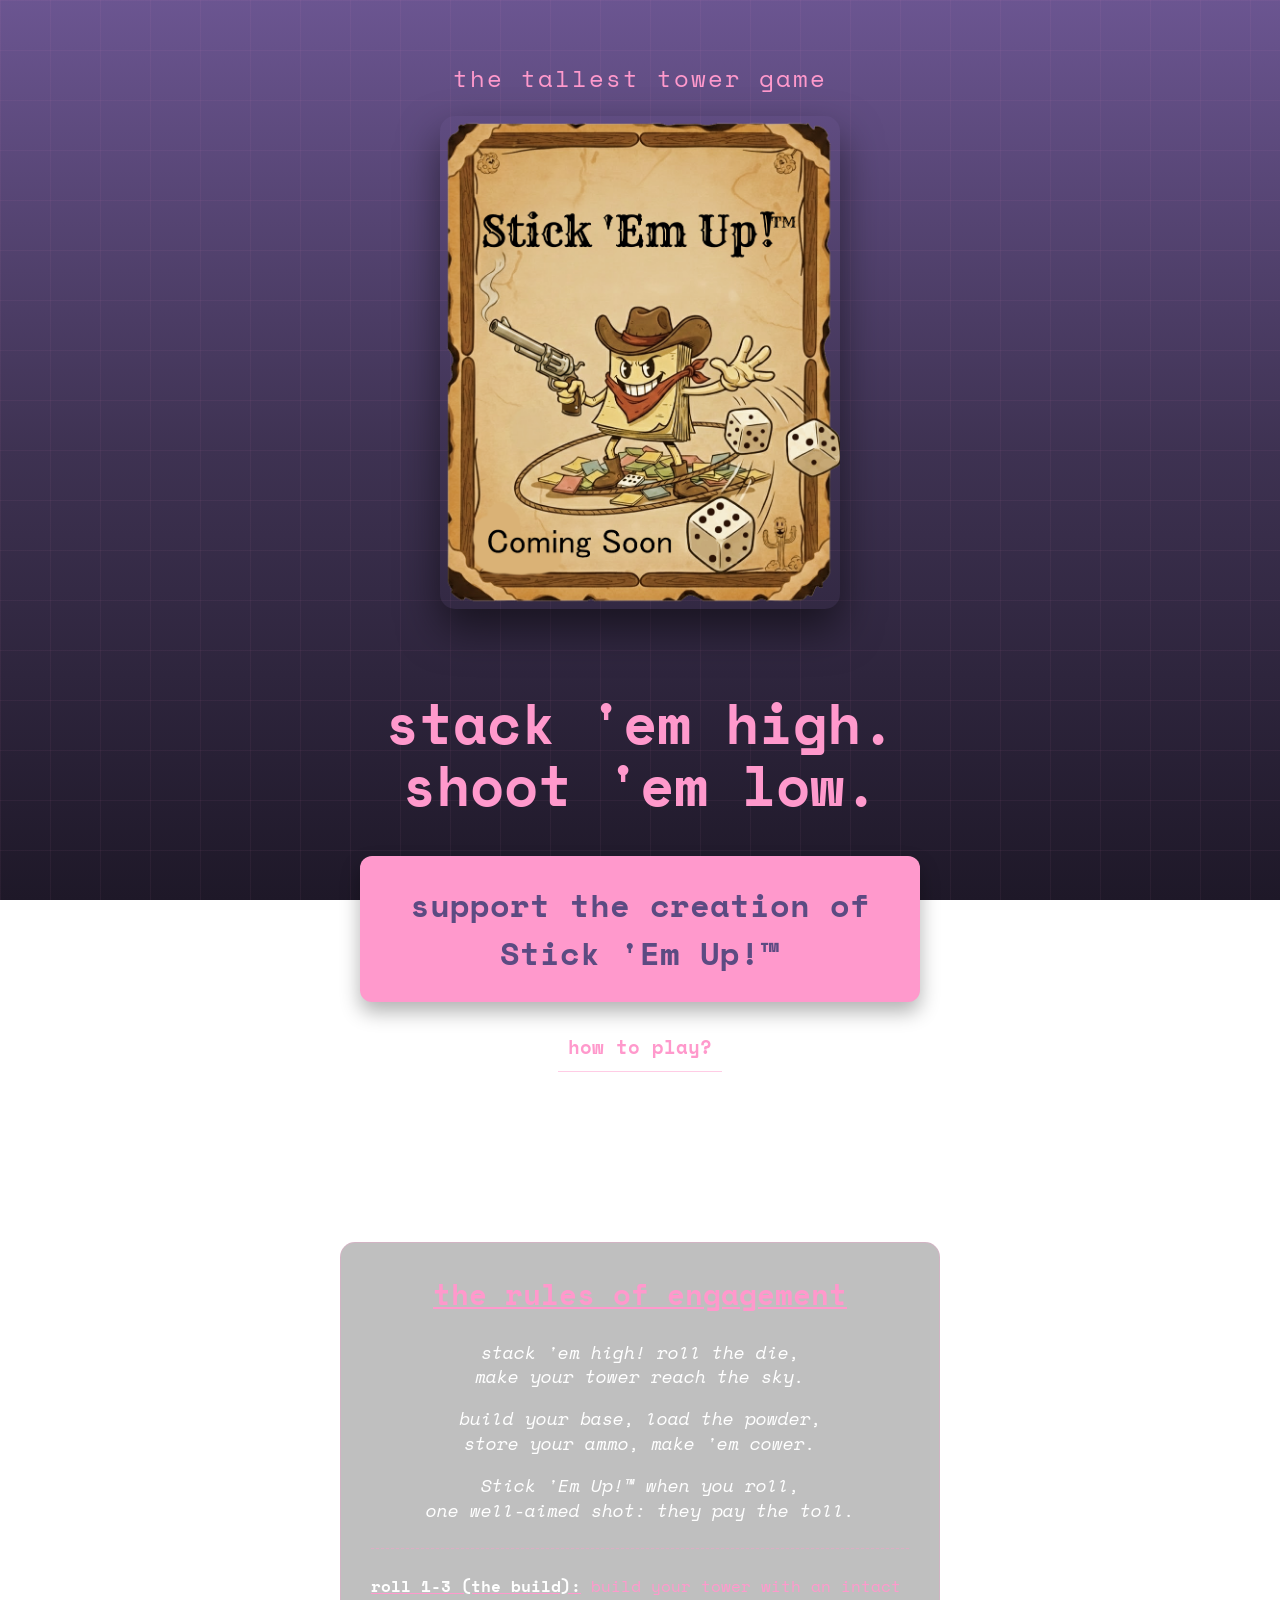
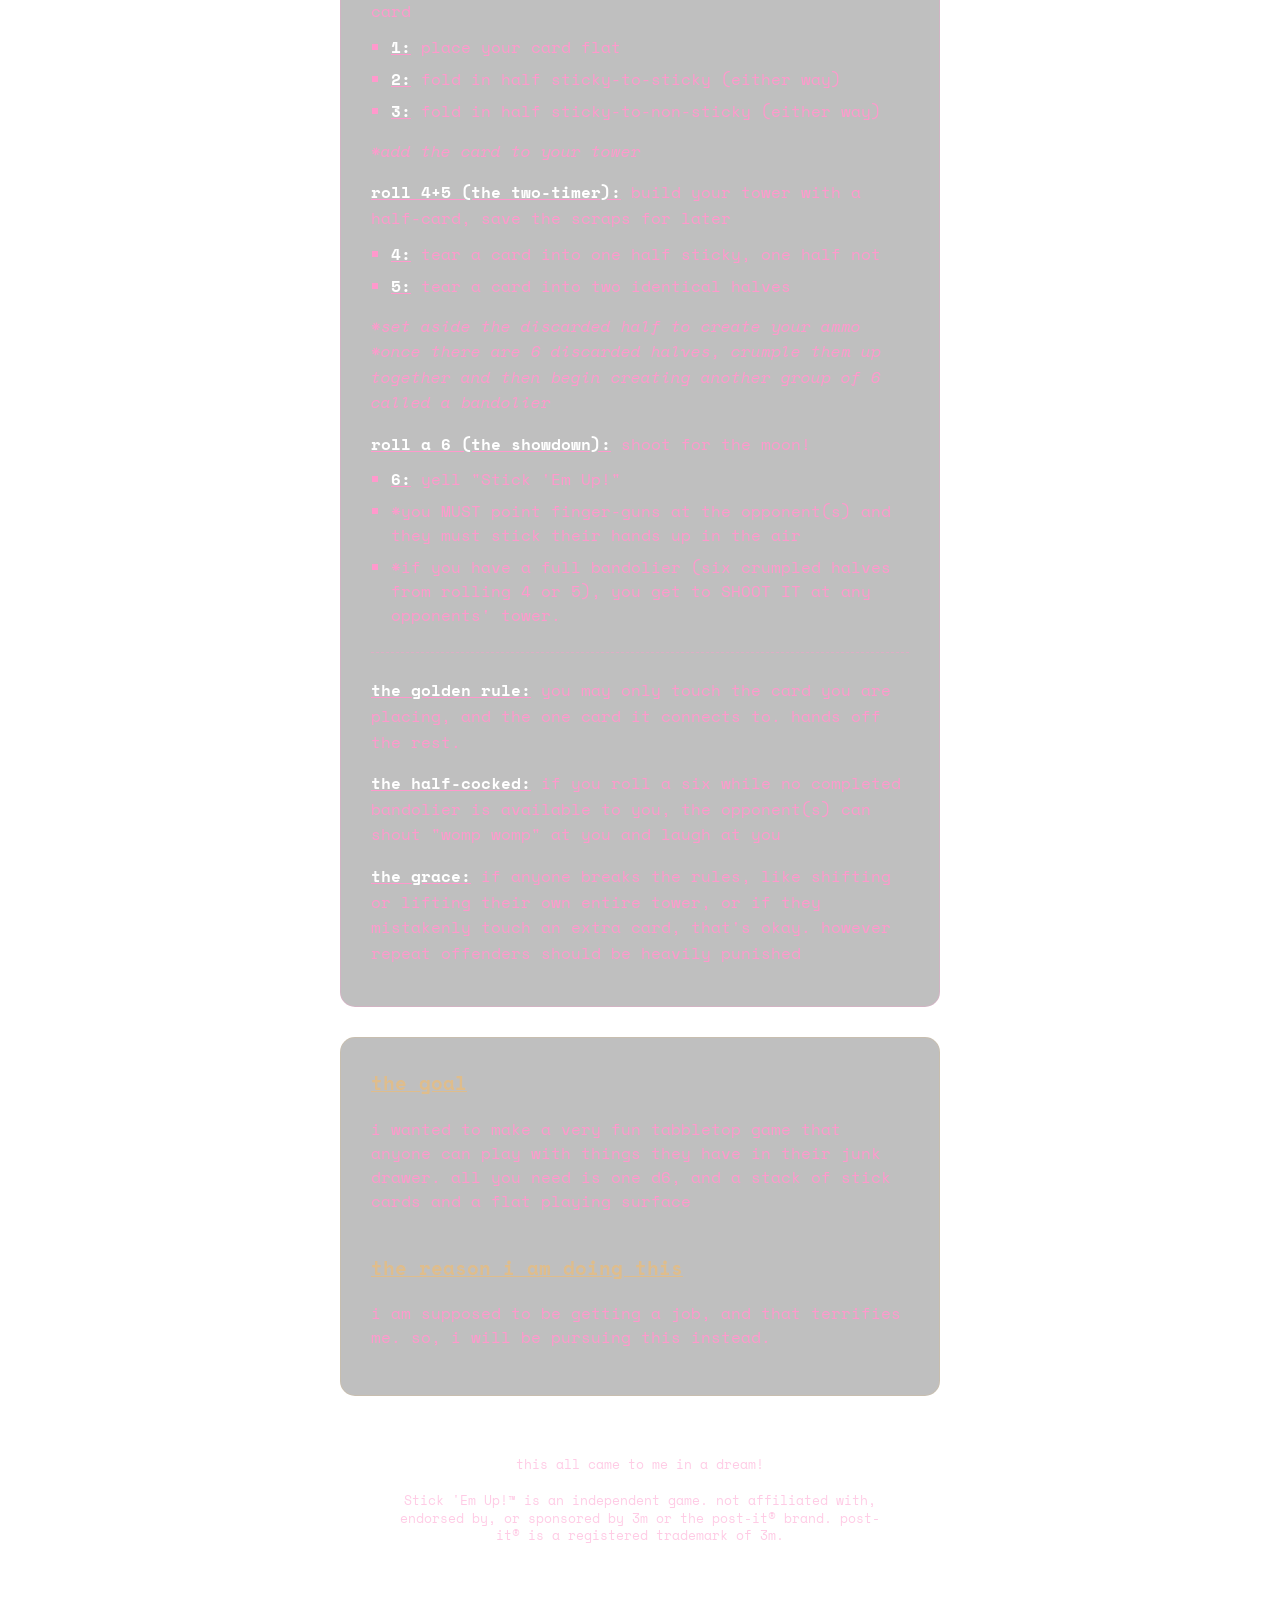
<file: index.html>
<!DOCTYPE html>
<html lang="en">
<head>
    <meta charset="UTF-8">
    <meta name="viewport" content="width=device-width, initial-scale=1.0">
    <title>Stick 'Em Up!™</title>
    
    <link rel="icon" type="image/png" href="favicon3.png?v=2">
    
    <meta property="og:title" content="Stick 'Em Up!™">
    <meta property="og:description" content="stack 'em high. shoot 'em low. support the $1,000 build.">
    <meta property="og:image" content="https://stick-em-up-game.com/22222222222.png">
    <meta property="og:url" content="https://stick-em-up-game.com">
    <meta name="twitter:card" content="summary_large_image">
    <meta name="twitter:image" content="https://stick-em-up-game.com/22222222222.png">

    <link href="https://fonts.googleapis.com/css2?family=Space+Mono:wght@400;700&display=swap" rel="stylesheet">
    <style>
        /* Smooth scrolling behavior for the anchor link */
        html { scroll-behavior: smooth; }
        
        body {
            /* Layering the grid ON TOP of the dark gradient */
            background: 
                linear-gradient(rgba(255, 153, 204, 0.05) 1px, transparent 1px),
                linear-gradient(90deg, rgba(255, 153, 204, 0.05) 1px, transparent 1px),
                linear-gradient(180deg, #6b5591 0%, #3e3252 50%, #1e1828 100%);
            background-size: 50px 50px, 50px 50px, 100% 100%;
            background-attachment: fixed; /* Keeps the background in place while scrolling */
            
            color: #ff99cc;
            font-family: 'Space Mono', monospace;
            margin: 0;
            padding: 0;
            text-align: center;
        }
        
        /* FIXED GAP: Top section gets min-height, bottom section just hugs the content */
        .page-section {
            display: flex;
            flex-direction: column;
            align-items: center;
            width: 100%;
            padding: 60px 20px;
            box-sizing: border-box;
            background: transparent; 
        }
        
        .page-section:first-of-type {
            min-height: 90vh;
            justify-content: center;
        }

        .container { max-width: 600px; width: 100%; position: relative; z-index: 1; }
        
        .tagline { font-size: 1.5rem; letter-spacing: 2px; margin-bottom: 20px; text-transform: lowercase; }
        .poster { max-width: 400px; width: 90%; border-radius: 15px; box-shadow: 0 20px 40px rgba(0,0,0,0.5); margin-bottom: 40px; }
        
        h1 { font-size: clamp(2rem, 8vw, 3.5rem); line-height: 1.1; margin-bottom: 40px; text-transform: lowercase; }
        
        .look-down {
            color: #ff99cc;
            padding: 10px;
            font-size: 1.2rem;
            text-decoration: none; 
            font-weight: bold;
            text-transform: lowercase;
            border-bottom: 1px solid rgba(255, 153, 204, 0.5);
            margin-top: 20px;
            display: inline-block;
        }

        .donate-btn {
            background-color: #ff99cc;
            color: #5c4b82;
            padding: 25px 50px;
            border-radius: 12px;
            font-size: 2rem;
            text-decoration: none;
            font-weight: bold;
            text-transform: lowercase;
            box-shadow: 0 10px 20px rgba(0,0,0,0.3);
            display: inline-block;
            transition: transform 0.2s ease;
        }
        .donate-btn:hover { transform: scale(1.05); }

        .rules-box, .creator-note {
            background: rgba(0, 0, 0, 0.25);
            border-radius: 15px;
            padding: 30px;
            text-align: left;
            margin-top: 50px; 
            margin-bottom: 30px;
            border: 1px solid rgba(255, 153, 204, 0.3);
            backdrop-filter: blur(5px); 
        }

        .creator-note {
            margin-top: 20px;
            border-color: rgba(223, 189, 140, 0.3); /* Subtle parchment tint */
        }

        .rules-box h2 { margin-top: 0; text-align: center; font-size: 1.8rem; text-decoration: underline; margin-bottom: 25px; }
        .creator-note h3 { color: #DFBD8C; font-size: 1.2rem; margin-top: 0; text-transform: lowercase; text-decoration: underline; }
        
        .rhyme-rules { margin-bottom: 25px; }
        .rhyme-rules p { text-align: center; font-size: 1.1rem; font-style: italic; margin-bottom: 15px; color: #fff; line-height: 1.4; }
        
        .rule-divider { border: 0; border-top: 1px dashed rgba(255, 153, 204, 0.5); margin: 25px 0; }
        
        .dice-rules p { margin-bottom: 10px; font-size: 1rem; line-height: 1.6; }
        .dice-rules ul { margin-top: 0; margin-bottom: 15px; padding-left: 20px; }
        .dice-rules li { margin-bottom: 8px; list-style-type: square; }
        .dice-rules strong { color: #fff; text-decoration: underline; text-decoration-color: #ff99cc; }
        
        .legal { font-size: 0.8rem; opacity: 0.5; max-width: 500px; margin: 60px auto 40px auto; line-height: 1.4; }
    </style>
</head>
<body>

    <div class="page-section">
        <div class="container">
            <div class="tagline">the tallest tower game</div>
            <img src="22222222222.png" alt="Stick 'Em Up!" class="poster">
            <h1>stack 'em high.<br>shoot 'em low.</h1>
            
            <a href="https://ko-fi.com/stickemupgame" target="_blank" class="donate-btn">
                support the creation of<br>
                <span style="text-transform: none;">Stick 'Em Up!™</span>
            </a>
            <br>
            <a href="#the-rules" class="look-down">how to play?</a>
        </div>
    </div>

    <div id="the-rules" class="page-section">
        <div class="container">
            
            <div class="rules-box">
                <h2>the rules of engagement</h2>
                
                <div class="rhyme-rules">
                    <p>stack 'em high! roll the die,<br>make your tower reach the sky.</p>
                    <p>build your base, load the powder,<br>store your ammo, make 'em cower.</p>
                    <p>Stick 'Em Up!™ when you roll,<br>one well-aimed shot: they pay the toll.</p>
                </div>

                <hr class="rule-divider">

                <div class="dice-rules">
                    <p><strong>roll 1-3 (the build):</strong> build your tower with an intact card</p>
                    <ul>
                        <li><strong>1:</strong> place your card flat</li>
                        <li><strong>2:</strong> fold in half sticky-to-sticky (either way)</li>
                        <li><strong>3:</strong> fold in half sticky-to-non-sticky (either way)</li>
                    </ul>
                    <p><em>*add the card to your tower</em></p>

                    <p><strong>roll 4+5 (the two-timer):</strong> build your tower with a half-card, save the scraps for later</p>
                    <ul>
                        <li><strong>4:</strong> tear a card into one half sticky, one half not</li>
                        <li><strong>5:</strong> tear a card into two identical halves</li>
                    </ul>
                    <p><em>*set aside the discarded half to create your ammo</em><br>
                    <em>*once there are 6 discarded halves, crumple them up together and then begin creating another group of 6 called a bandolier</em></p>

                    <p><strong>roll a 6 (the showdown):</strong> shoot for the moon!</p>
                    <ul>
                        <li><strong>6:</strong> yell "Stick 'Em Up!"</li>
                        <li>*you MUST point finger-guns at the opponent(s) and they must stick their hands up in the air</li>
                        <li>*if you have a full bandolier (six crumpled halves from rolling 4 or 5), you get to SHOOT IT at any opponents' tower.</li>
                    </ul>
                    
                    <hr class="rule-divider">
                    
                    <p><strong>the golden rule:</strong> you may only touch the card you are placing, and the one card it connects to. hands off the rest.</p>
                    <p><strong>the half-cocked:</strong> if you roll a six while no completed bandolier is available to you, the opponent(s) can shout "womp womp" at you and laugh at you</p>
                    <p><strong>the grace:</strong> if anyone breaks the rules, like shifting or lifting their own entire tower, or if they mistakenly touch an extra card, that's okay. however repeat offenders should be heavily punished</p>
                </div>
            </div>

            <div class="creator-note">
                <h3>the goal</h3>
                <p>i wanted to make a very fun tabbletop game that anyone can play with things they have in their junk drawer. all you need is one d6, and a stack of stick cards and a flat playing surface</p>
                <br>
                <h3>the reason i am doing this</h3>
                <p>i am supposed to be getting a job, and that terrifies me. so, i will be pursuing this instead.</p>
            </div>

            <div class="legal">
                this all came to me in a dream!<br><br>
                Stick 'Em Up!™ is an independent game. not affiliated with, endorsed by, or sponsored by 3m or the post-it® brand. post-it® is a registered trademark of 3m.
            </div>

        </div>
    </div>

</body>
</html>
</file>
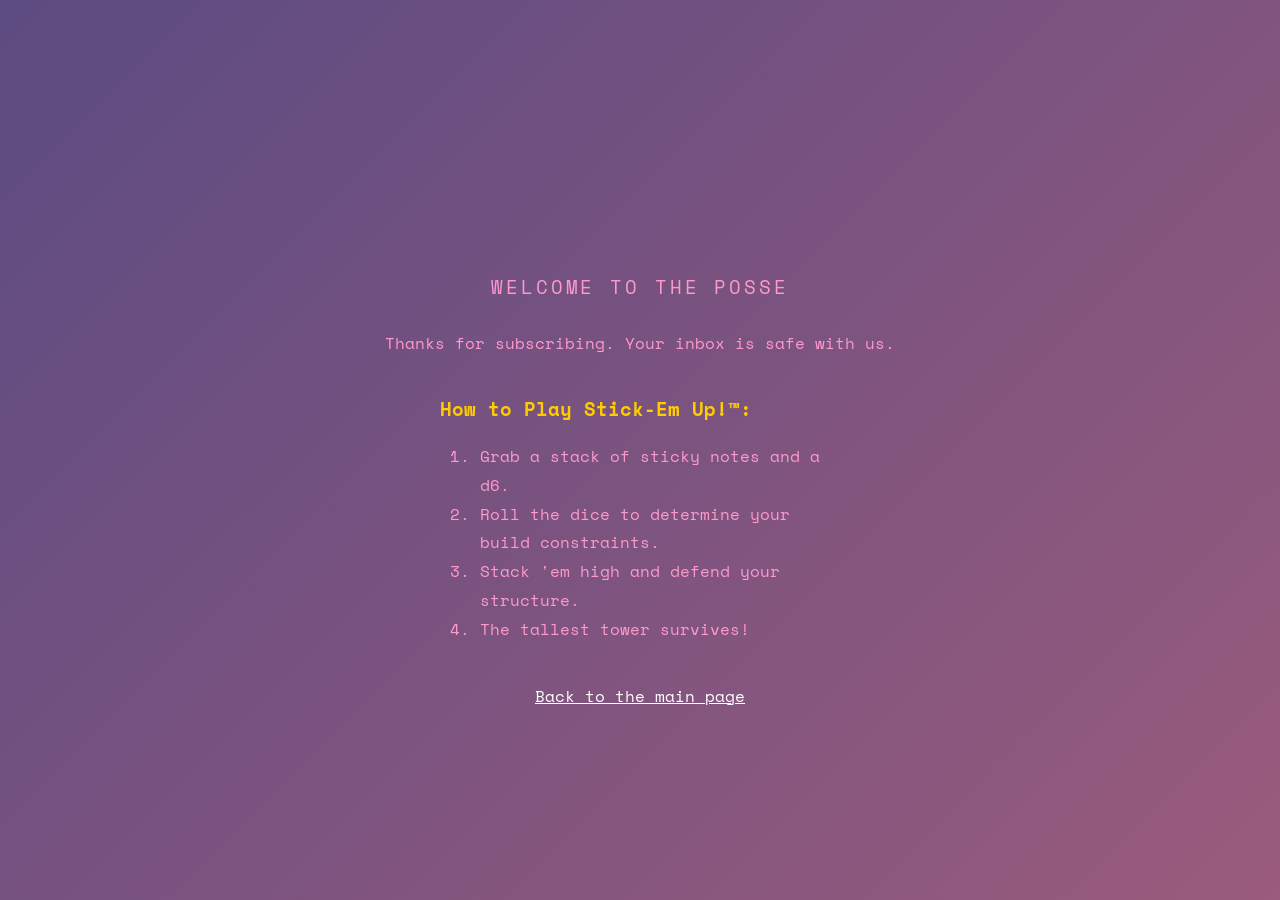
<file: thanks.html>
<!DOCTYPE html>
<html lang="en">
<head>
    <meta charset="UTF-8">
    <meta name="viewport" content="width=device-width, initial-scale=1.0">
    <title>Welcome to the Posse</title>
    <link rel="stylesheet" href="style.css">
    <link href="https://fonts.googleapis.com/css2?family=Space+Mono:wght@400;700&display=swap" rel="stylesheet">
</head>
<body>
    <div class="container" style="text-align: center; margin-top: 50px;">
        <h2 class="tagline">WELCOME TO THE POSSE</h2>
        <p>Thanks for subscribing. Your inbox is safe with us.</p>
        
        <div class="rules-box" style="margin: 40px auto; max-width: 400px; text-align: left;">
            <h3 style="color: #ffcc00;">How to Play Stick-Em Up!™:</h3>
            <ol style="line-height: 1.8;">
                <li>Grab a stack of sticky notes and a d6.</li>
                <li>Roll the dice to determine your build constraints.</li>
                <li>Stack 'em high and defend your structure.</li>
                <li>The tallest tower survives!</li>
            </ol>
        </div>

        <a href="index.html" style="color: #fff; text-decoration: underline;">Back to the main page</a>
    </div>
</body>
</html>
</file>
<file: style.css>
/* Recreating the purple/pink gradient from your Carrd site */
body {
    background: linear-gradient(135deg, #5c4b82 0%, #9a5b7d 100%);
    color: #ff99cc; 
    font-family: 'Space Mono', monospace;
    margin: 0;
    min-height: 100vh;
    display: flex;
    justify-content: center;
    align-items: center;
    text-align: center;
}

.container {
    max-width: 600px;
    padding: 20px;
}

.tagline {
    font-size: 1.2rem;
    letter-spacing: 0.15em;
    font-weight: 400;
    margin: 30px 0;
    text-transform: uppercase;
}

.poster {
    max-width: 100%;
    height: auto;
    border-radius: 12px;
    box-shadow: 0 15px 35px rgba(0,0,0,0.6);
}

/* Styling the email form to blend in with the background */
.email-signup {
    margin-top: 40px;
    padding: 25px;
    background: rgba(0, 0, 0, 0.25);
    border-radius: 8px;
}

.email-signup p {
    color: #ffffff;
    margin-top: 0;
    margin-bottom: 15px;
    font-size: 1.1rem;
}

form {
    display: flex;
    justify-content: center;
    gap: 10px;
}

input[type="email"] {
    padding: 12px;
    width: 60%;
    border: none;
    border-radius: 4px;
    background-color: rgba(255, 255, 255, 0.9);
    font-family: inherit;
    font-size: 1rem;
}

button {
    padding: 12px 24px;
    background-color: #ff99cc;
    color: #5c4b82;
    border: none;
    border-radius: 4px;
    font-weight: bold;
    cursor: pointer;
    font-family: inherit;
    font-size: 1rem;
    transition: background-color 0.2s ease;
}

button:hover {
    background-color: #ffb3d9;
}
</file>
